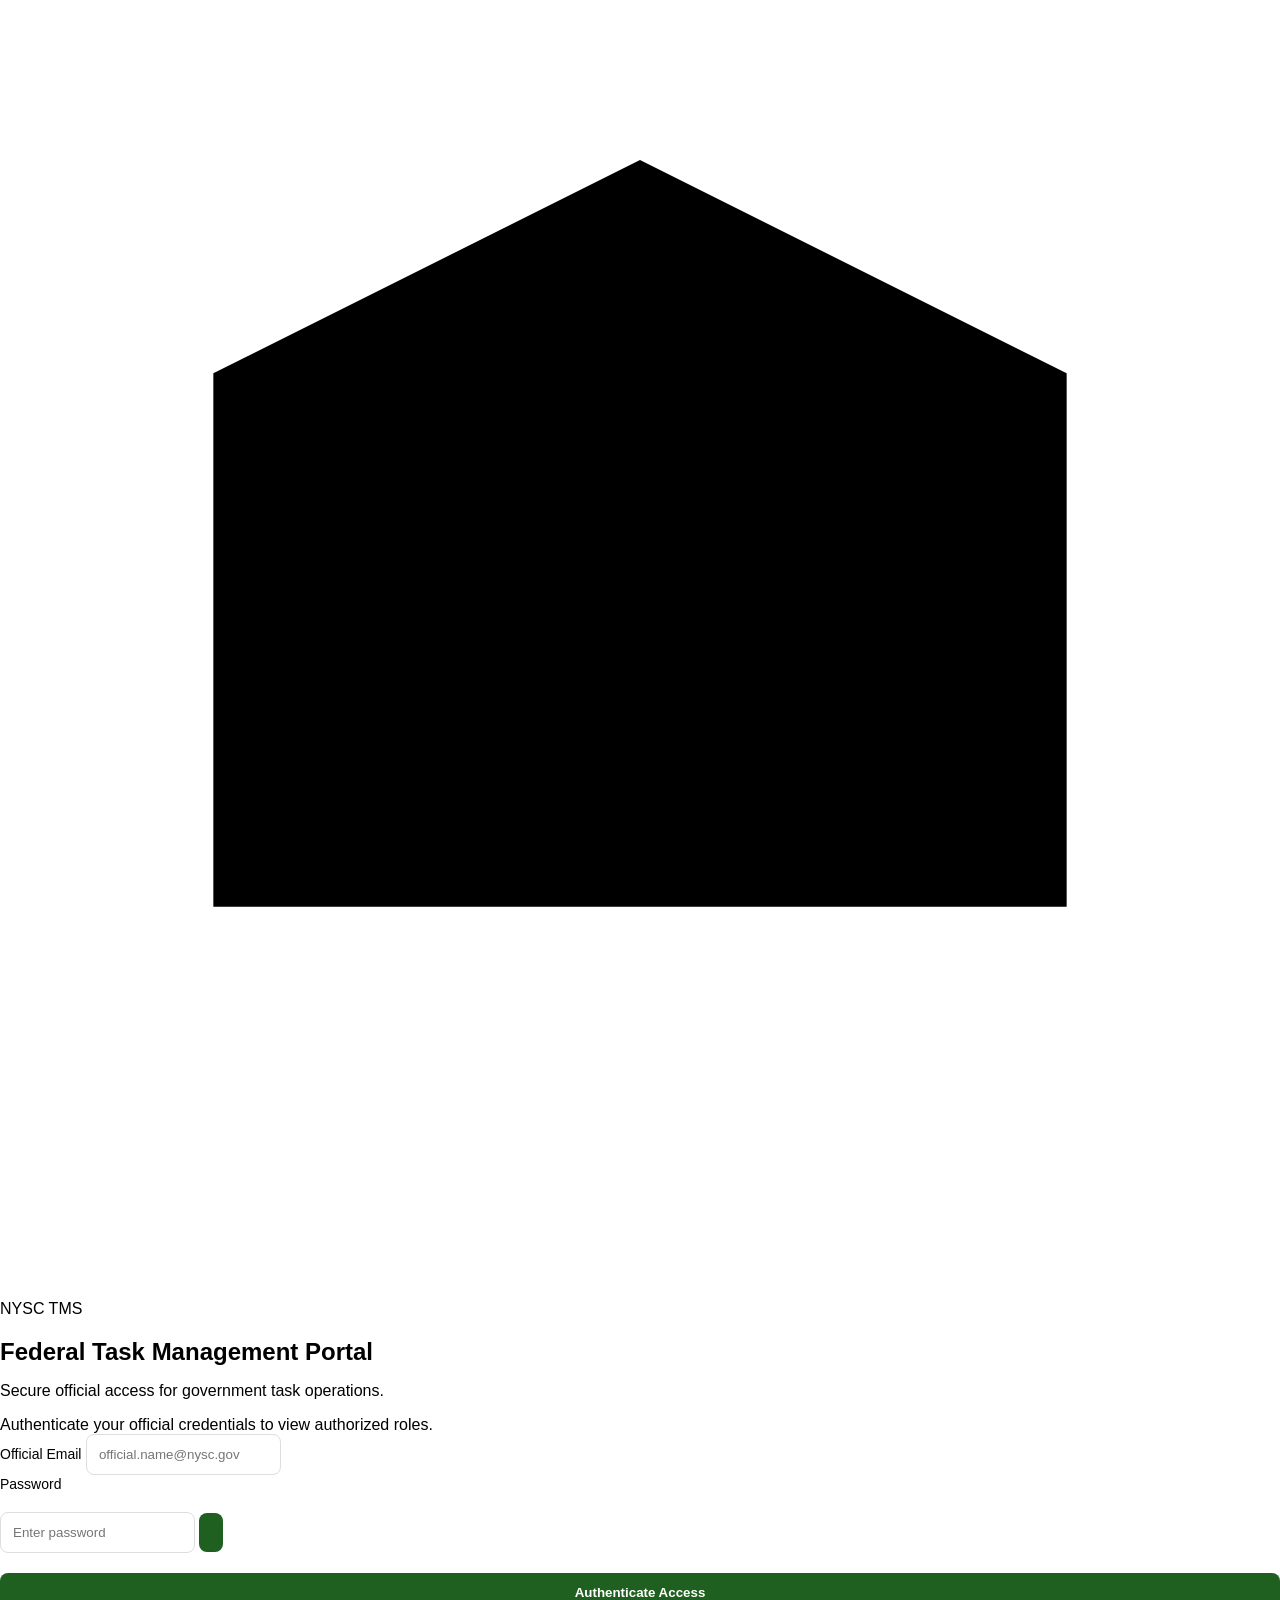
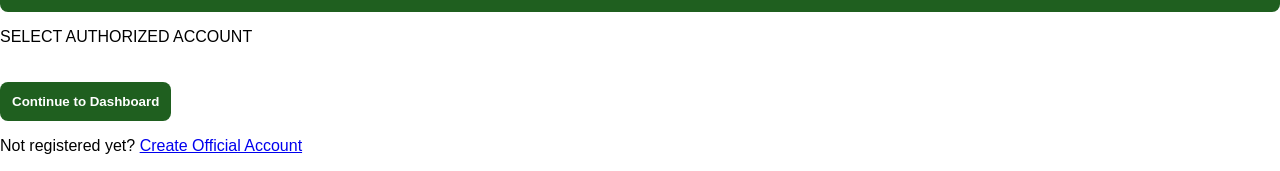
<file: frontend/index.html>
<!DOCTYPE html>
<html lang="en">
<head>
    <meta charset="UTF-8">
    <meta name="viewport" content="width=device-width, initial-scale=1.0">
    <meta http-equiv="refresh" content="0; url=./login.html">
    <title>NYSC TMS</title>
</head>
<body>
    <p>Redirecting to <a href="./login.html">login.html</a>...</p>
</body>
</html>
</file>
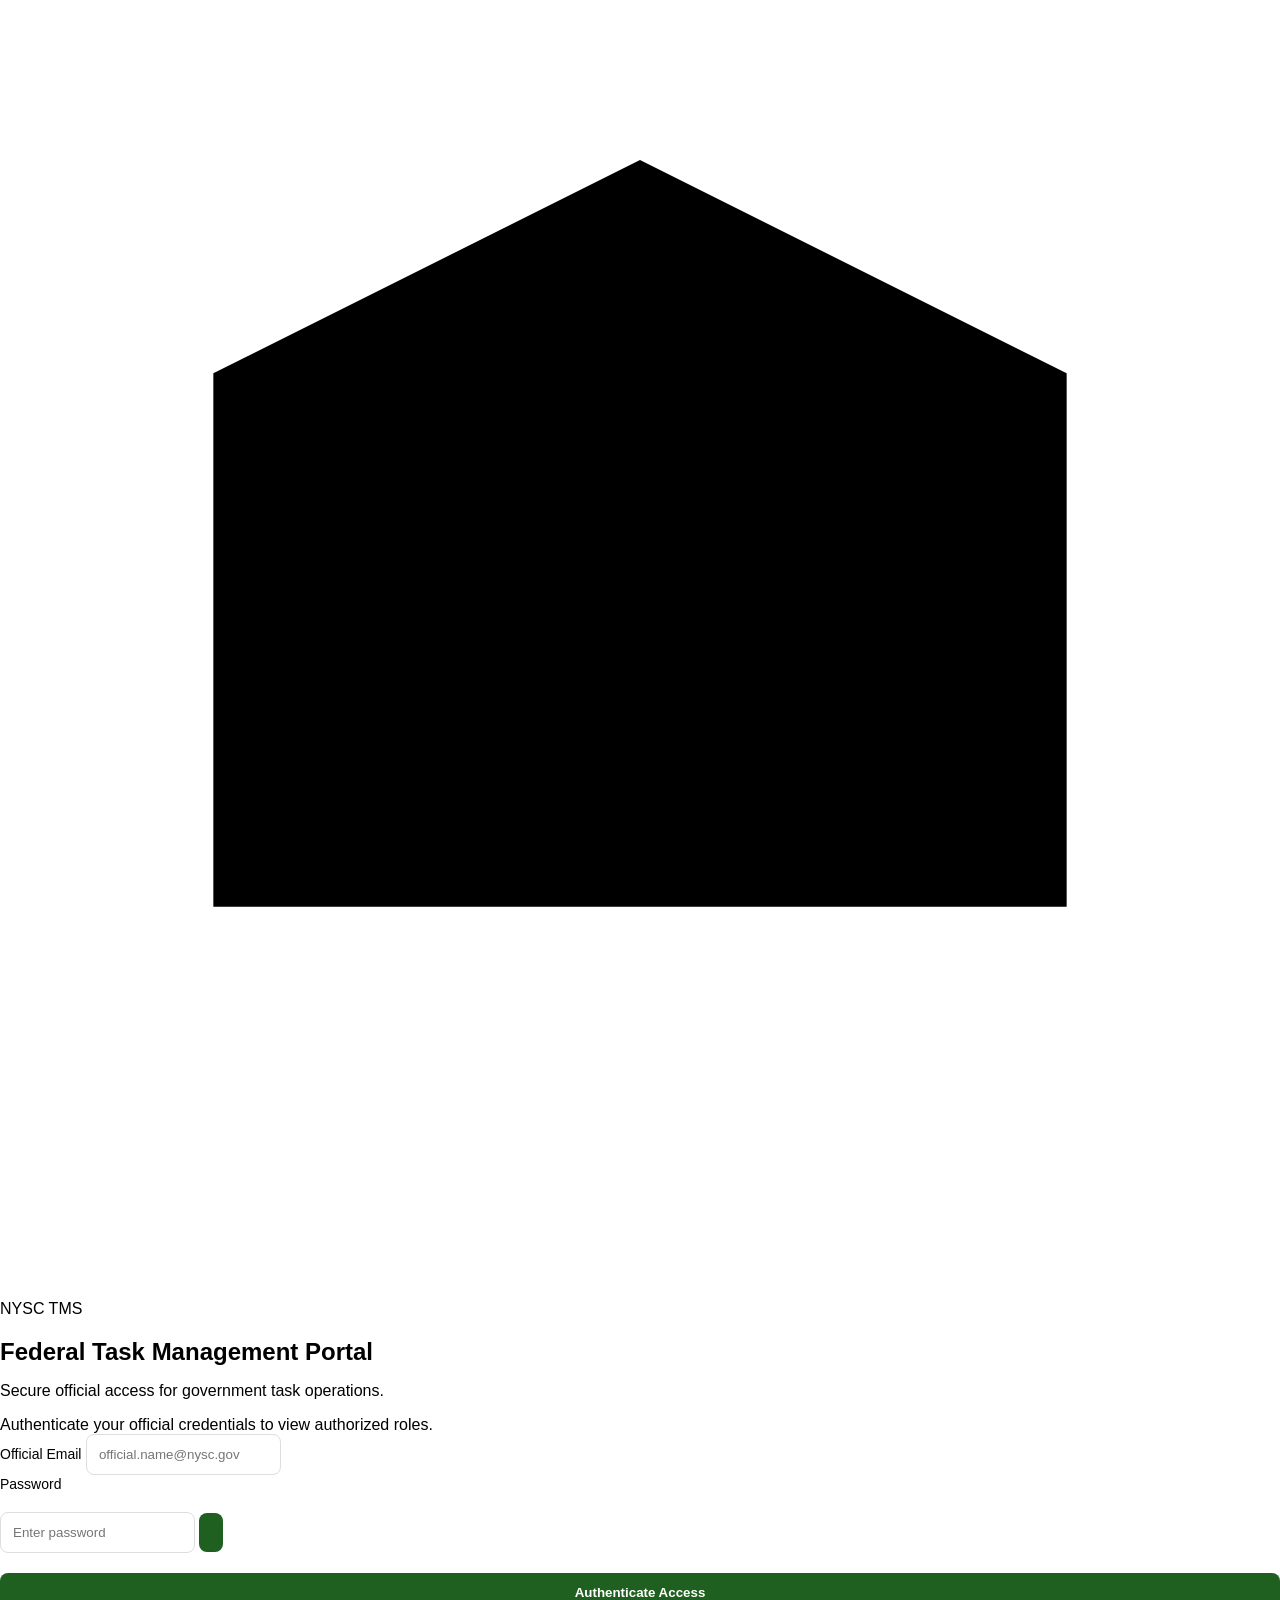
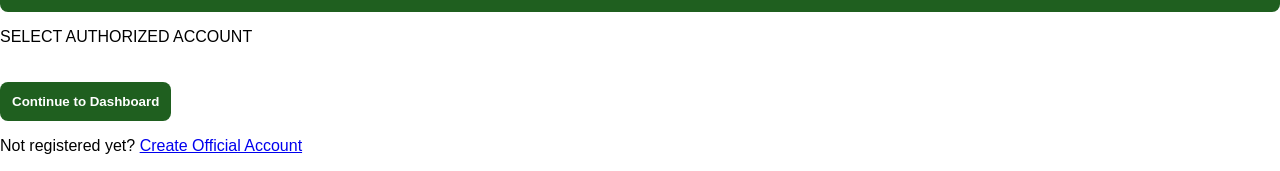
<file: frontend/create-task.html>
<!DOCTYPE html>
<html lang="en">
<head>
<meta charset="UTF-8">
<title>Create Task</title>

<link rel="stylesheet" href="assets/css/base.css">
<link rel="stylesheet" href="assets/css/dashboard.css">
<link rel="stylesheet" href="assets/css/create-task.css">
</head>

<body>

<div class="layout">

    <!-- SIDEBAR -->
    <aside class="sidebar">
        <h2 class="logo">NYSC TMS</h2>

        <ul class="menu">
            <li onclick="goDashboard()">Dashboard</li>
            <li onclick="goTasks()">All Tasks</li>
            <li class="active">Create Task</li>
            <li onclick="goProfile()">Profile</li>
        </ul>

        <div class="user">
            <p id="userName"></p>
            <button onclick="logout()">Logout</button>
        </div>
    </aside>

    <!-- MAIN -->
    <main class="main">

        <div class="topbar">
            <h1>Create New Assignment</h1>
            <div class="top-right">🔔 24 April 2026</div>
        </div>

        <div class="form-card">

            <h2>Assign New Mission</h2>

            <form id="taskForm">

                <label>Task Title</label>
                <input type="text" id="title" required>

                <label>Description</label>
                <textarea id="description" rows="4"></textarea>

                <div class="row">
                    <div>
                        <label>Priority</label>
                        <select id="priority">
                            <option value="LOW">Low</option>
                            <option value="MEDIUM" selected>Medium</option>
                            <option value="HIGH">High</option>
                        </select>
                    </div>

                    <div>
                        <label>Deadline</label>
                        <input type="date" id="deadline">
                    </div>
                </div>

                <label>Assign Assistant Director(s)</label>
                <div id="usersList" class="users"></div>

                <div class="actions">
                    <button type="button" class="cancel" onclick="goTasks()">Cancel</button>
                    <button type="submit" class="submit">Create and Assign</button>
                </div>

            </form>

        </div>

    </main>

</div>

<script src="assets/js/auth.js"></script>
<script src="assets/js/create-task.js"></script>

</body>
</html>
</file>
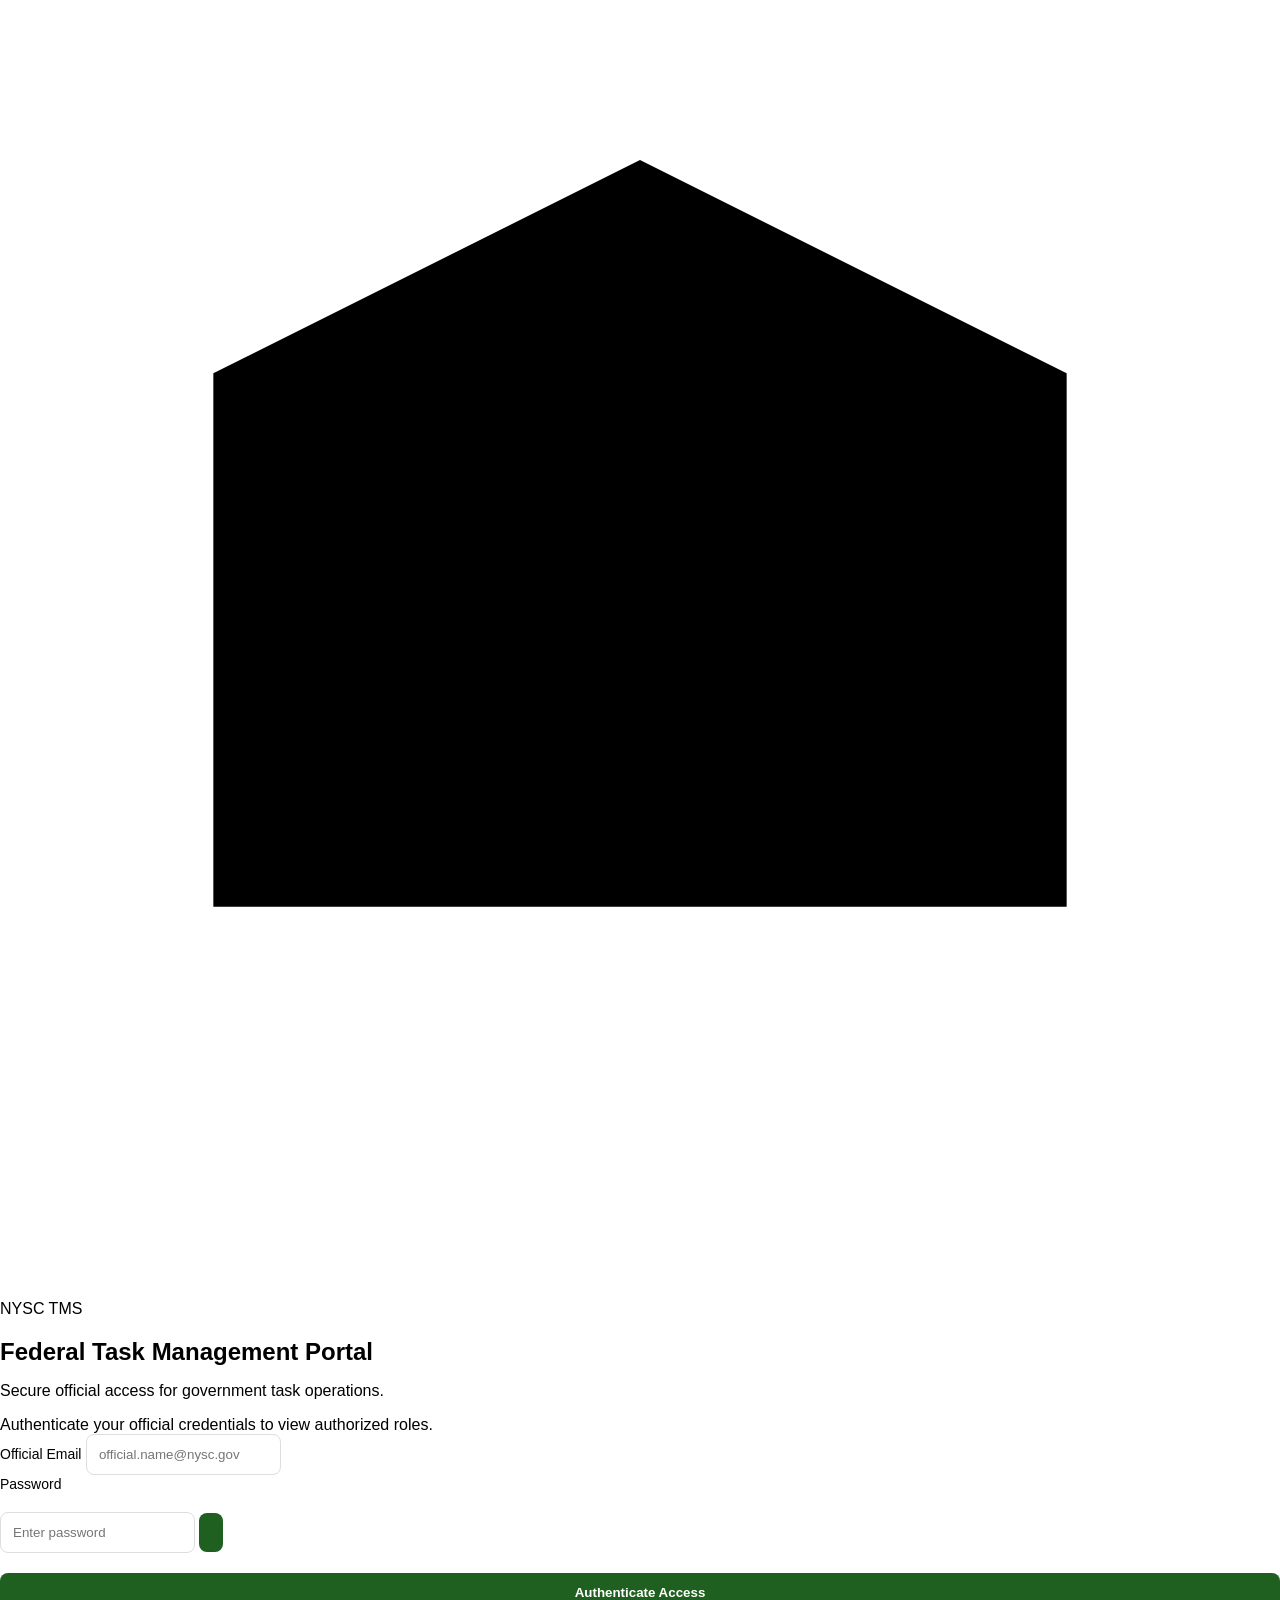
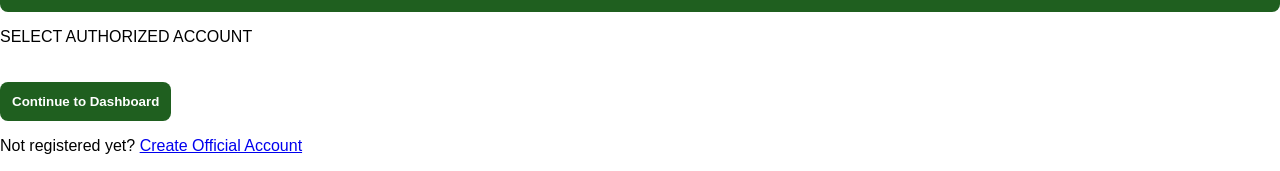
<file: frontend/dashboard.html>
<!DOCTYPE html>
<html lang="en">
<head>
<meta charset="UTF-8">
<title>Dashboard</title>

<link rel="stylesheet" href="./assets/css/base.css">
<link rel="stylesheet" href="./assets/css/dashboard.css">
</head>

<body>

<div class="layout">

    <!-- SIDEBAR -->
    <aside class="sidebar">
        <h2 class="logo">NYSC TMS</h2>

        <ul class="menu">
            <li class="active">Dashboard</li>
            <li onclick="goTasks()">All Tasks</li>
            <li onclick="goCreate()">Create Task</li>
            <li onclick="goProfile()">Profile</li>
        </ul>

        <div class="user">
            <p id="userName"></p>
            <button onclick="logout()">Logout</button>
        </div>
    </aside>

    <main class="main">

    <!-- TOPBAR -->
    <div class="topbar">
        <h1>Dashboard</h1>
        <div class="top-right">
            🔔
            <span class="date">24 April 2026</span>
        </div>
    </div>

    <!-- STATS -->
    <div class="content-grid">

        <!-- LEFT -->
        <div class="left">

            <div class="stats">

                <div class="card">
                    <div class="icon blue">📋</div>
                    <div>
                        <p>Total Tasks</p>
                        <h2 id="total">0</h2>
                    </div>
                </div>

                <div class="card">
                    <div class="icon yellow">⏱</div>
                    <div>
                        <p>Pending</p>
                        <h2 id="pending">0</h2>
                    </div>
                </div>

                <div class="card">
                    <div class="icon purple">🔄</div>
                    <div>
                        <p>In Progress</p>
                        <h2 id="progress">0</h2>
                    </div>
                </div>

                <div class="card">
                    <div class="icon green">✅</div>
                    <div>
                        <p>Completed</p>
                        <h2 id="completed">0</h2>
                    </div>
                </div>

            </div>

            <!-- TABLE -->
            <div class="table-section">
                <div class="table-header">
                    <h3>Recently Created Tasks</h3>
                    <span onclick="goTasks()">View All</span>
                </div>

                <table>
                    <thead>
                        <tr>
                            <th>Task Detail</th>
                            <th>Status</th>
                            <th>Deadline</th>
                        </tr>
                    </thead>
                    <tbody id="taskBody"></tbody>
                </table>
            </div>

        </div>

        <!-- RIGHT PANEL -->
        <div class="right">

            <div class="widget">
                <button onclick="goCreate()">+ New Task</button>
            </div>

            <div class="widget">
                <h4>Top Assistant Directors</h4>
                <p>No data yet</p>
            </div>

        </div>

    </div>

</main>
</div>

<script src="./assets/js/auth.js"></script>
<script src="./assets/js/dashboard.js"></script>

</body>
</html>
</file>
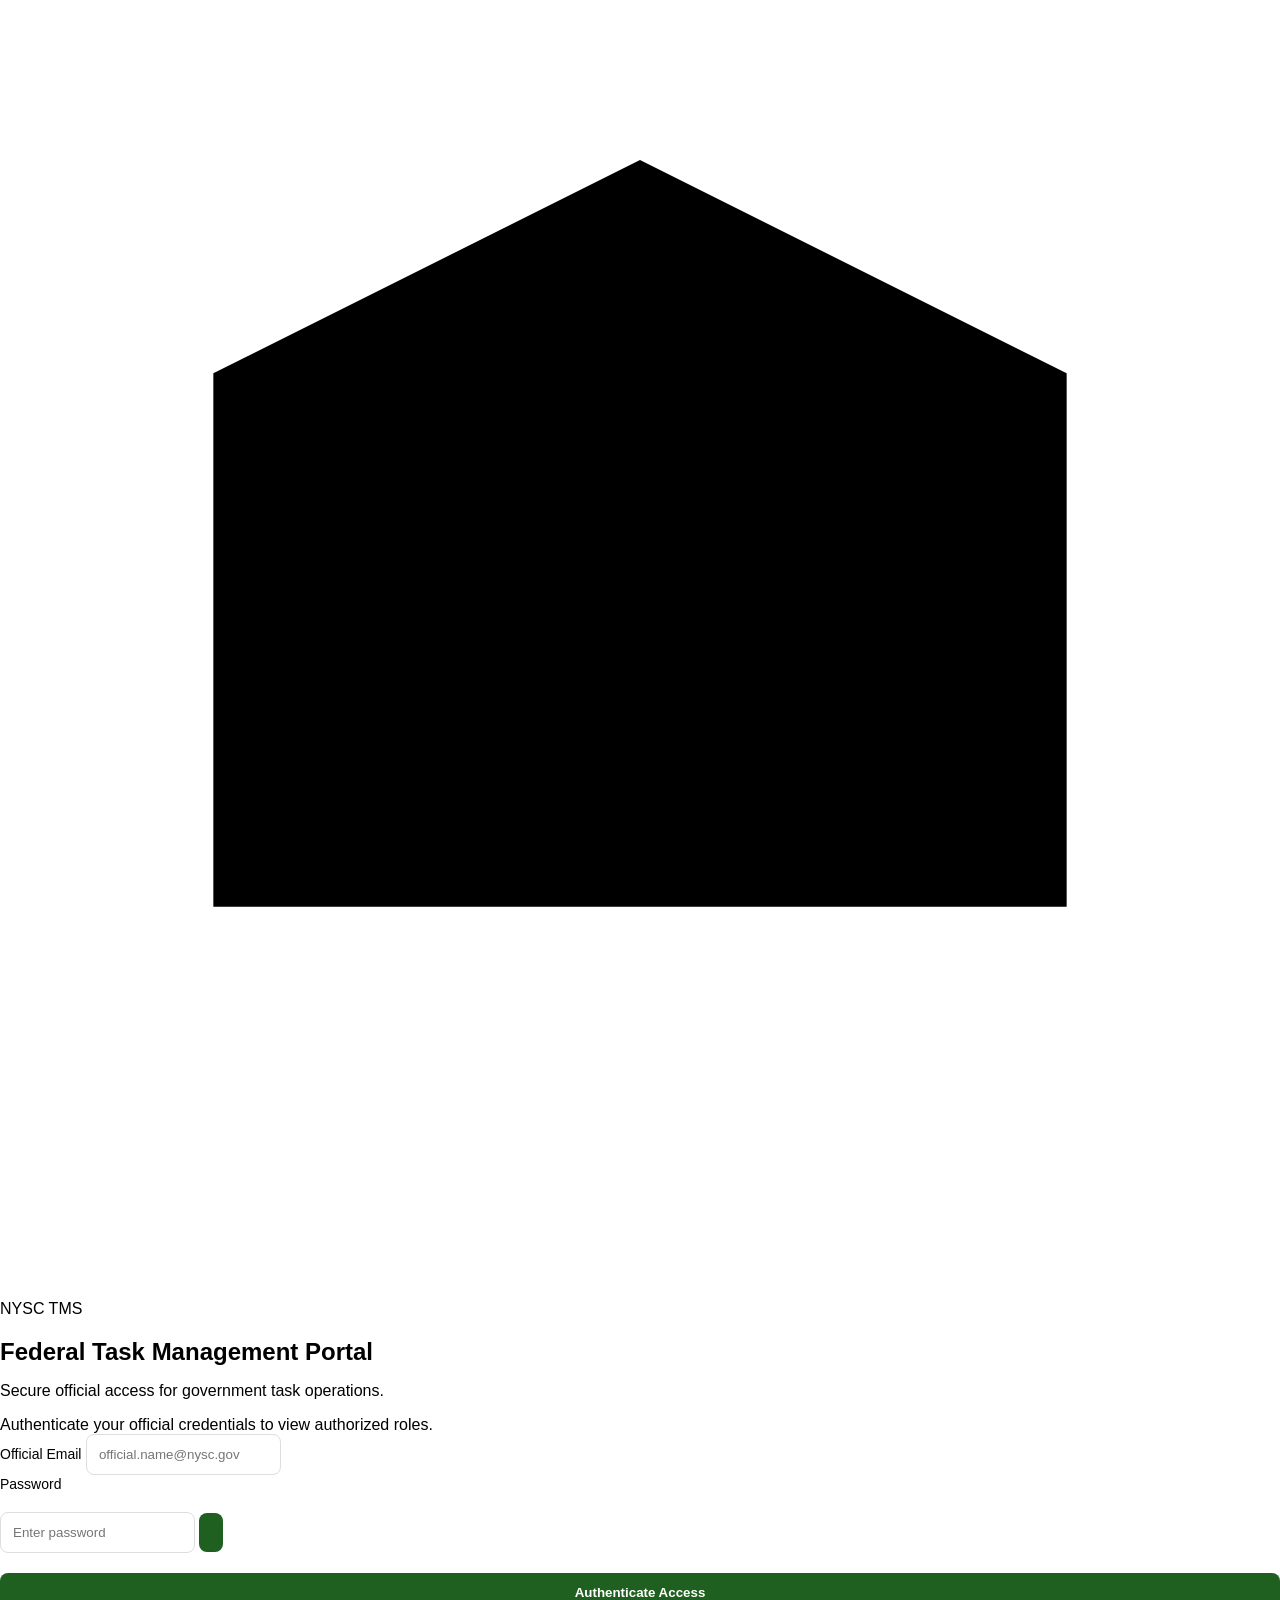
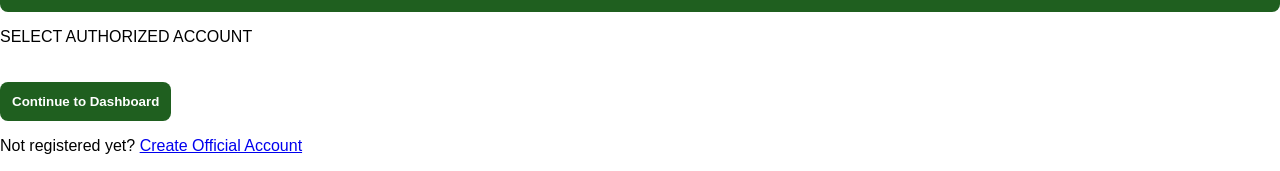
<file: frontend/login.html>
<!DOCTYPE html>
<html lang="en">
<head>
    <meta charset="UTF-8">
    <meta name="viewport" content="width=device-width, initial-scale=1.0">
    <title>NYSC TMS | Federal Task Management Portal</title>

    <link rel="stylesheet" href="./assets/css/base.css">
    <link rel="stylesheet" href="./assets/css/login.css">
</head>
<body class="login-page">
    <main class="portal-shell">
        <section class="portal-card" aria-labelledby="portalTitle">
            <div class="portal-mark" aria-hidden="true">
                <svg viewBox="0 0 24 24" focusable="false" aria-hidden="true">
                    <path d="M12 3l8 4v10H4V7l8-4Z"></path>
                    <path d="M6 7h12"></path>
                    <path d="M7 10h10"></path>
                    <path d="M8 13h8"></path>
                    <path d="M9 16h6"></path>
                </svg>
            </div>

            <header class="portal-header">
                <p class="portal-kicker">NYSC TMS</p>
                <h1 id="portalTitle">Federal Task Management Portal</h1>
                <p class="portal-subtitle">Secure official access for government task operations.</p>
            </header>

            <div id="statusMessage" class="status-banner" role="status" aria-live="polite">
                Authenticate with your official email and password to continue.
            </div>

            <form id="loginForm" class="portal-form" novalidate>
                <div class="field-group">
                    <label for="email">Official Email</label>
                    <input
                        type="email"
                        id="email"
                        name="email"
                        autocomplete="username"
                        inputmode="email"
                        placeholder="official.name@nysc.gov"
                        required
                    >
                </div>

                <div class="field-group">
                    <label for="password">Password</label>
                    <div class="password-field">
                        <input
                            type="password"
                            id="password"
                            name="password"
                            autocomplete="current-password"
                            placeholder="Enter password"
                            required
                        >
                        <button
                            type="button"
                            id="togglePassword"
                            class="icon-button"
                            aria-label="Show password"
                            aria-pressed="false"
                        ></button>
                    </div>
                </div>

                <button type="submit" id="authenticateBtn" class="primary-btn">
                    Authenticate Access
                </button>
            </form>

            <section id="roleSection" class="role-section" aria-hidden="true">
                <div class="role-section__divider" aria-hidden="true"></div>

                <div class="role-section__header">
                    <p class="section-kicker">SELECT AUTHORIZED ACCOUNT</p>
                    <p id="authorizedUserSummary" class="role-summary"></p>
                </div>

                <div id="roleGrid" class="role-grid" role="radiogroup" aria-label="Authorized roles"></div>

                <button type="button" id="continueBtn" class="continue-btn" disabled>
                    Continue to Dashboard
                </button>
            </section>

            <p class="auth-switch">
                Not registered yet?
                <a href="./signup.html">Create Official Account</a>
            </p>
        </section>
    </main>

    <script src="./assets/js/auth.js"></script>
</body>
</html>
</file>
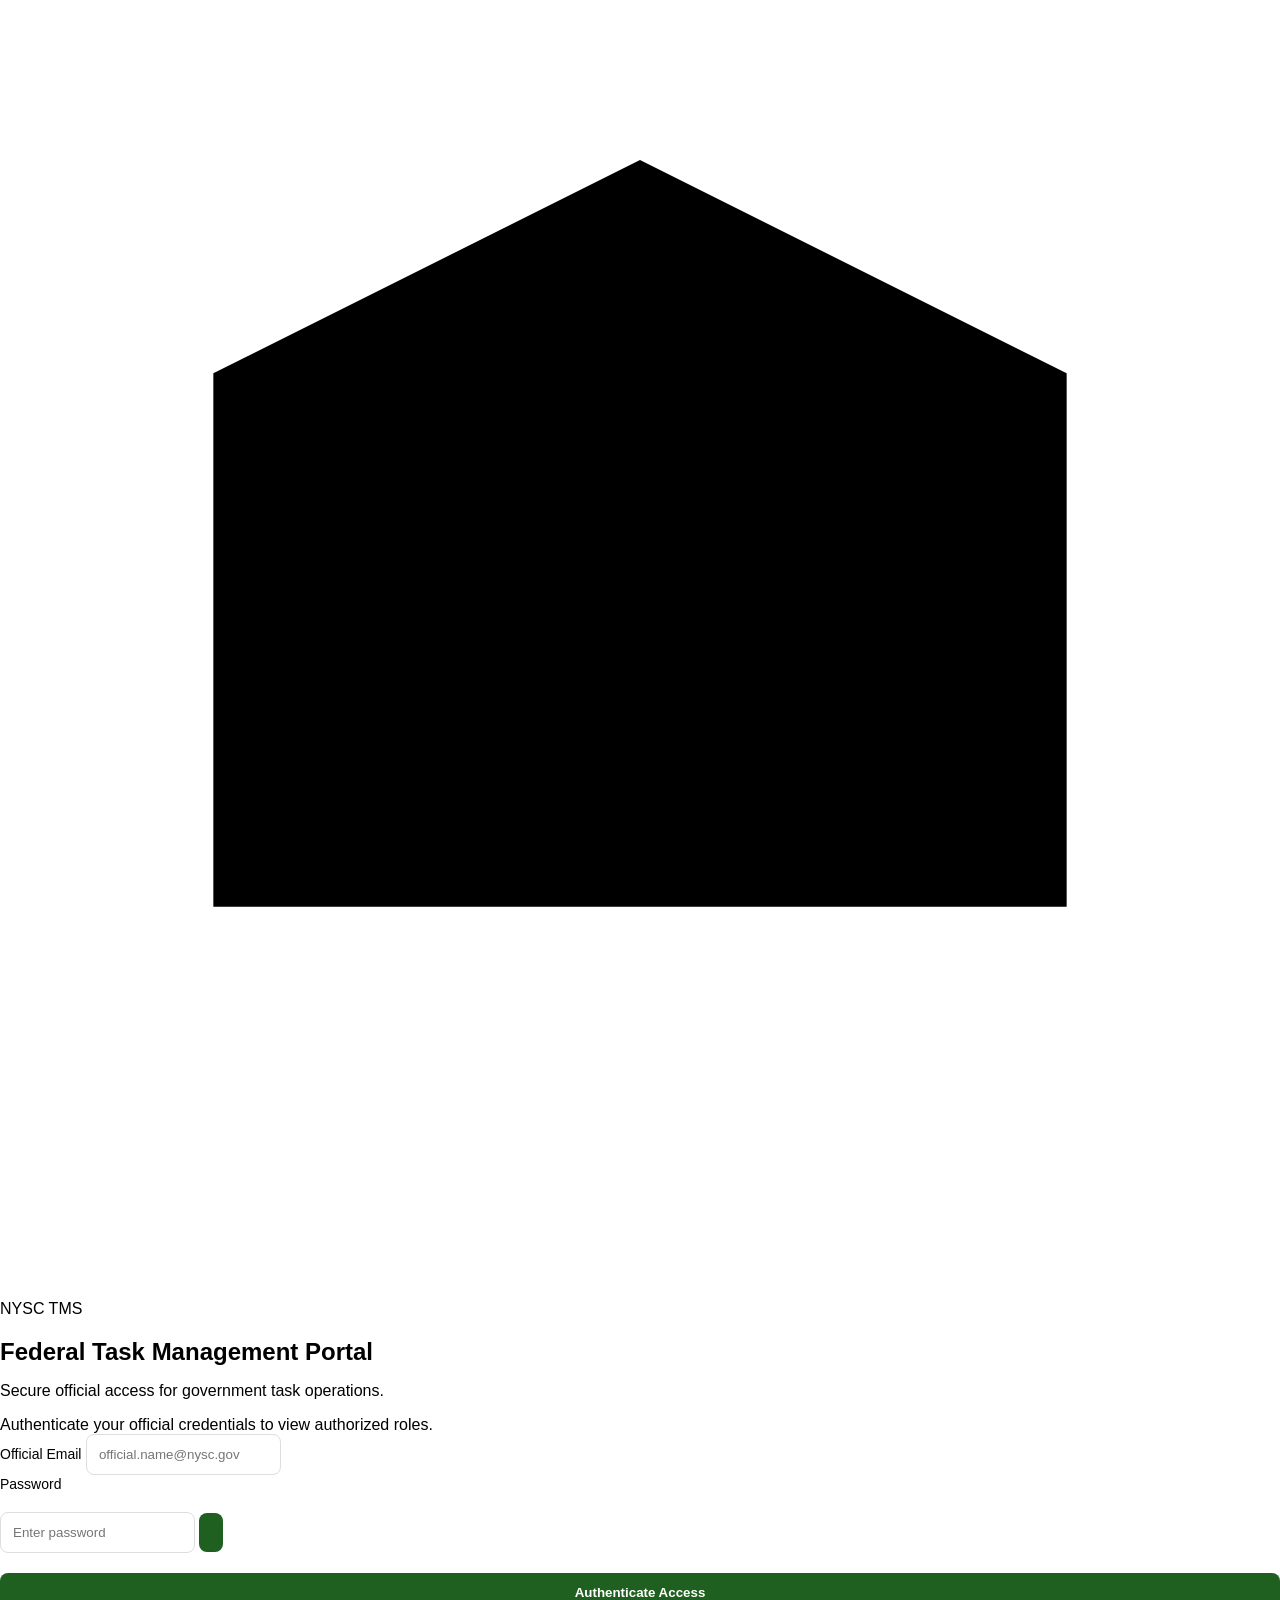
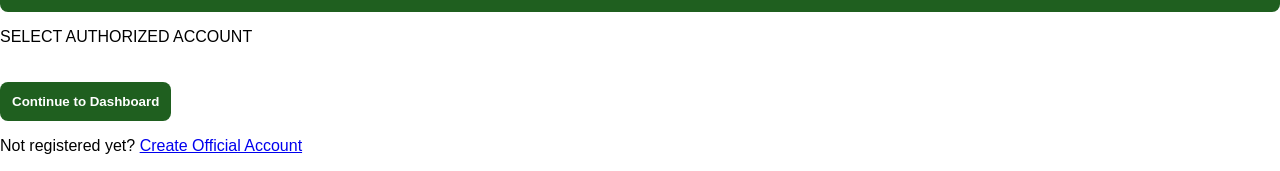
<file: frontend/profile.html>
<!DOCTYPE html>
<html lang="en">
<head>
<meta charset="UTF-8">
<title>Profile</title>

<link rel="stylesheet" href="./assets/css/base.css">
<link rel="stylesheet" href="./assets/css/dashboard.css">
<link rel="stylesheet" href="./assets/css/profile.css">
</head>

<body>

<div class="layout">

    <!-- SIDEBAR -->
    <aside class="sidebar">
        <h2 class="logo">NYSC TMS</h2>

        <ul class="menu">
            <li onclick="goDashboard()">Dashboard</li>
            <li onclick="goTasks()">All Tasks</li>
            <li onclick="goCreate()">Create Task</li>
            <li class="active">Official Profile</li>
        </ul>

        <div class="user">
            <p id="userName"></p>
            <button onclick="logout()">Logout</button>
        </div>
    </aside>

    <!-- MAIN -->
    <main class="main">

        <div class="topbar">
            <h1>PROFILE</h1>
        </div>

        <!-- HEADER CARD -->
        <div class="profile-header">
            <div class="avatar">
                <span id="avatarLetter">U</span>
            </div>

            <h2 id="name">User Name</h2>
            <p id="role">Official Role</p>
        </div>

        <!-- CONTENT -->
        <div class="profile-grid">

            <!-- LEFT FORM -->
            <div class="profile-form">

                <h3>User Profile Form</h3>

                <div class="form-grid">
                    <div>
                        <label>Official Name</label>
                        <input type="text" id="editName">
                    </div>

                    <div>
                        <label>District Office</label>
                        <input type="text" id="district">
                    </div>

                    <div>
                        <label>Email (immutable)</label>
                        <input type="text" id="email" disabled>
                    </div>

                    <div>
                        <label>Position Level</label>
                        <input type="text" id="roleText" disabled>
                    </div>
                </div>

                <button class="update-btn" onclick="updateProfile()">
                    Update Profile Data
                </button>

            </div>

            <!-- RIGHT CARD -->
            <div class="profile-id">

                <div class="id-box">
                    <p>EMPLOYEE UID</p>
                    <h2 id="userId">#000000</h2>
                    <small>System Role Authenticated</small>
                </div>

            </div>

        </div>

    </main>

</div>

<script src="./assets/js/auth.js"></script>
<script src="./assets/js/profile.js"></script>

</body>
</html>
</file>
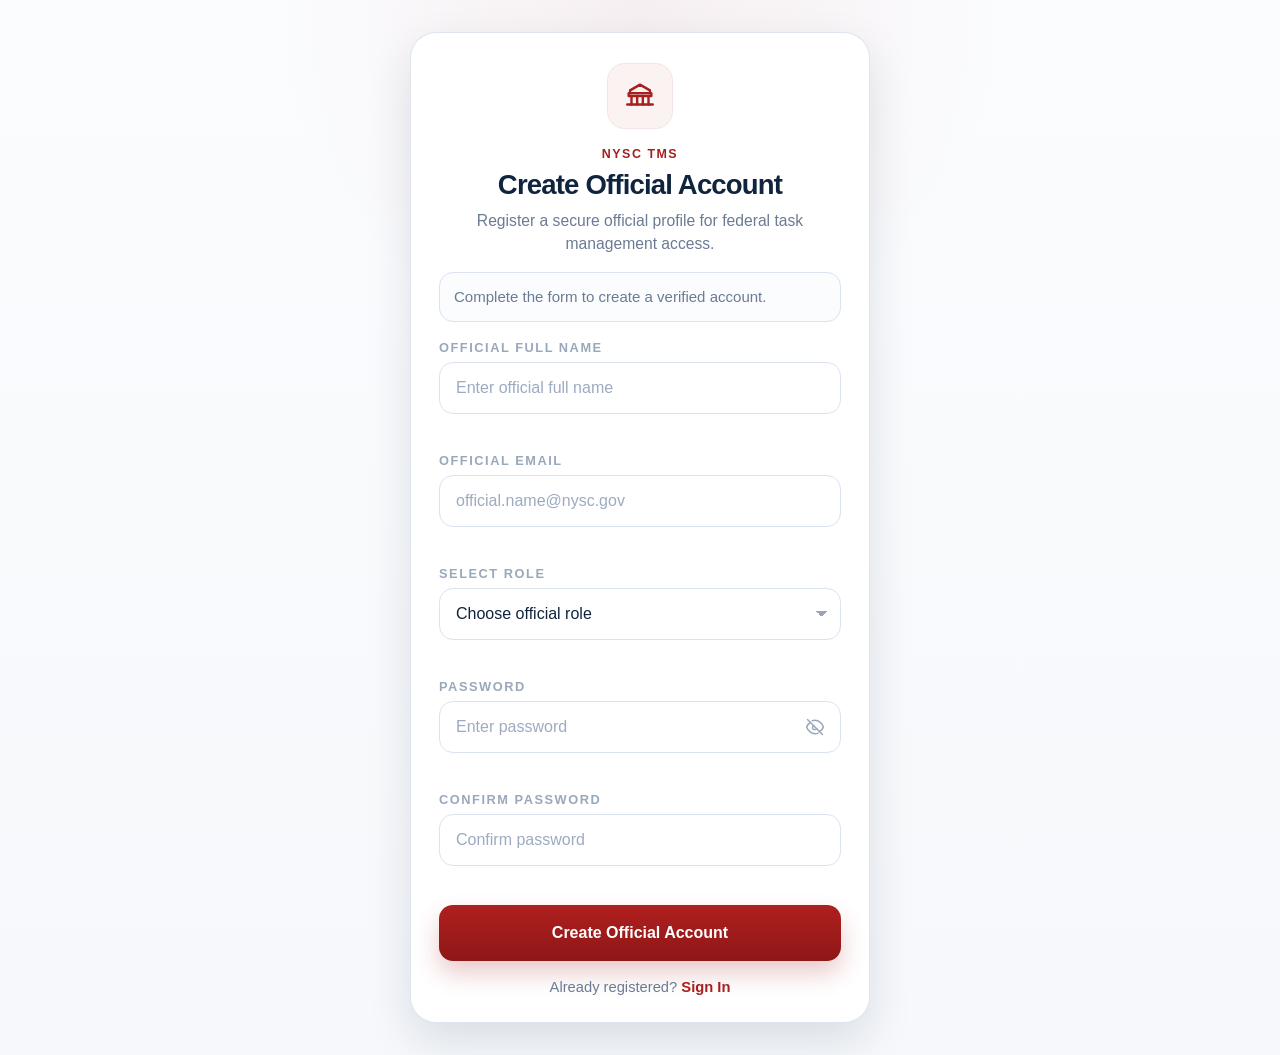
<file: frontend/signup.html>
<!DOCTYPE html>
<html lang="en">
<head>
    <meta charset="UTF-8">
    <meta name="viewport" content="width=device-width, initial-scale=1.0">
    <title>NYSC TMS | Create Official Account</title>

    <link rel="stylesheet" href="./assets/css/base.css">
    <link rel="stylesheet" href="./assets/css/signup.css">
</head>
<body class="signup-page">
    <main class="signup-shell">
        <section class="signup-card" aria-labelledby="signupHeading">
            <div class="card-mark" aria-hidden="true">
                <svg viewBox="0 0 24 24" focusable="false" aria-hidden="true">
                    <path d="M4 10h16v2H4z"></path>
                    <path d="M5 10V8l7-4 7 4v2"></path>
                    <path d="M6 12v6"></path>
                    <path d="M10 12v6"></path>
                    <path d="M14 12v6"></path>
                    <path d="M18 12v6"></path>
                    <path d="M3 18h18"></path>
                </svg>
            </div>

            <header class="card-header">
                <p class="card-brand">NYSC TMS</p>
                <h1 id="signupHeading">Create Official Account</h1>
                <p class="card-subtitle">Register a secure official profile for federal task management access.</p>
            </header>

            <div id="signupStatus" class="status-banner" role="status" aria-live="polite">
                Complete the form to create a verified account.
            </div>

            <form id="signupForm" class="signup-form" novalidate>
                <div class="field-group">
                    <label for="name">Official Full Name</label>
                    <input
                        type="text"
                        id="name"
                        name="name"
                        autocomplete="name"
                        placeholder="Enter official full name"
                        required
                    >
                    <span class="field-error" id="nameError" aria-live="polite"></span>
                </div>

                <div class="field-group">
                    <label for="email">Official Email</label>
                    <input
                        type="email"
                        id="email"
                        name="email"
                        autocomplete="email"
                        inputmode="email"
                        placeholder="official.name@nysc.gov"
                        required
                    >
                    <span class="field-error" id="emailError" aria-live="polite"></span>
                </div>

                <div class="field-group">
                    <label for="role">Select Role</label>
                    <select id="role" name="role" required>
                        <option value="">Choose official role</option>
                        <option value="1">Chairman</option>
                        <option value="2">Director</option>
                        <option value="3">Deputy Director</option>
                        <option value="4">Assistant Director</option>
                    </select>
                    <span class="field-error" id="roleError" aria-live="polite"></span>
                </div>

                <div class="field-group">
                    <label for="password">Password</label>
                    <div class="password-field">
                        <input
                            type="password"
                            id="password"
                            name="password"
                            autocomplete="new-password"
                            placeholder="Enter password"
                            required
                        >
                        <button type="button" id="togglePassword" class="icon-button" aria-label="Show password" aria-pressed="false"></button>
                    </div>
                    <span class="field-error" id="passwordError" aria-live="polite"></span>
                </div>

                <div class="field-group">
                    <label for="confirmPassword">Confirm Password</label>
                    <div class="password-field">
                        <input
                            type="password"
                            id="confirmPassword"
                            name="confirmPassword"
                            autocomplete="new-password"
                            placeholder="Confirm password"
                            required
                        >
                    </div>
                    <span class="field-error" id="confirmPasswordError" aria-live="polite"></span>
                </div>

                <button type="submit" id="signupBtn" class="primary-btn">Create Official Account</button>
            </form>

            <p class="auth-switch">
                Already registered?
                <a href="./login.html">Sign In</a>
            </p>
        </section>
    </main>

    <script src="./assets/js/signup.js"></script>
</body>
</html>
</file>
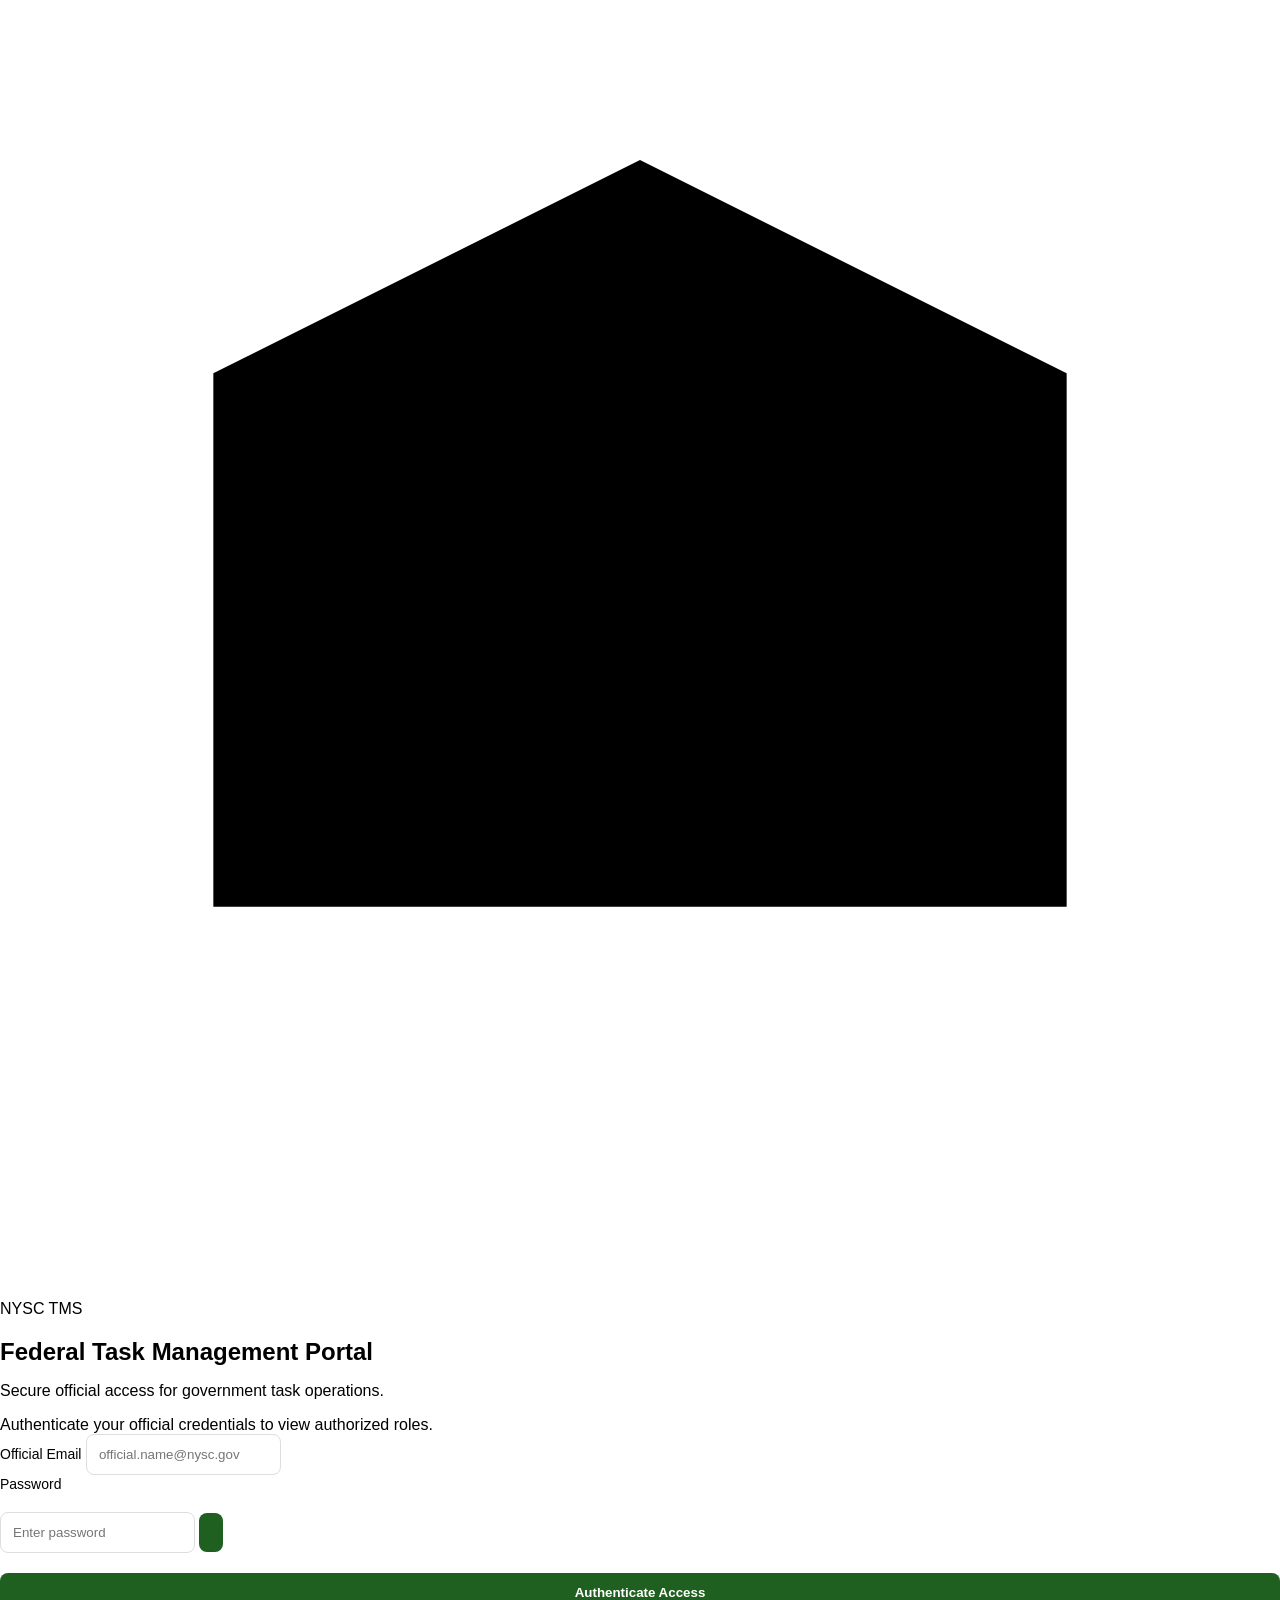
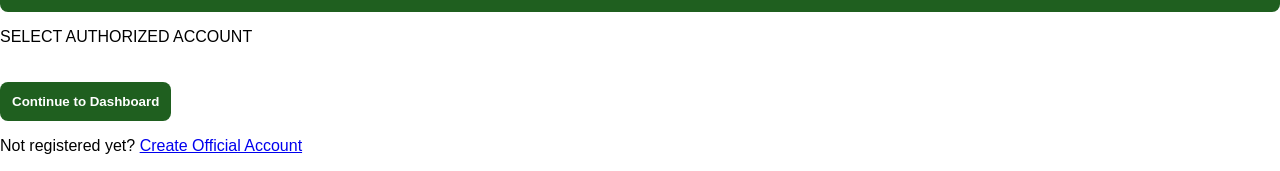
<file: frontend/task-detail.html>
<!DOCTYPE html>
<html lang="en">
<head>
    <meta charset="UTF-8">
    <meta http-equiv="X-UA-Compatible" content="IE=edge">
    <meta name="viewport" content="width=device-width, initial-scale=1.0">
    <title>Task Details</title>
    <link rel="stylesheet" href="assets/css/base.css">
    <link rel="stylesheet" href="assets/css/task-detail.css">
</head>
<body>
    <header class="header">
        <div class="container">
            <h1>Task Details</h1>
            <button id="logoutBtn" class="logout-btn">Logout</button>
        </div>
    </header>

    <main class="main-content">
        <section class="task-summary">
            <div class="summary-card">
                <h2 id="taskTitle">Title</h2>
                <p id="taskDescription" class="task-description">Description</p>
                <div class="task-meta">
                    <div class="meta-item">
                        <span class="meta-label">Status</span>
                        <span id="taskStatus" class="meta-value">-</span>
                    </div>
                    <div class="meta-item">
                        <span class="meta-label">Priority</span>
                        <span id="taskPriority" class="meta-value">-</span>
                    </div>
                    <div class="meta-item">
                        <span class="meta-label">Deadline</span>
                        <span id="taskDeadline" class="meta-value">-</span>
                    </div>
                </div>
            </div>
        </section>

        <section class="comments-section">
            <div class="section-header">
                <h3>Comments</h3>
            </div>
            <ul id="commentsList" class="comments-list">
                <!-- Comments will be rendered here -->
            </ul>
        </section>

        <section class="comment-form-section">
            <label class="comment-label" for="commentInput">Add Comment</label>
            <textarea id="commentInput" class="comment-input" rows="4" placeholder="Write your comment..."></textarea>
            <button id="addCommentBtn" class="primary-btn" type="button">Add Comment</button>
        </section>
    </main>

    <script src="assets/js/auth.js"></script>
    <script src="assets/js/task-detail.js"></script>
</body>
</html>
</file>
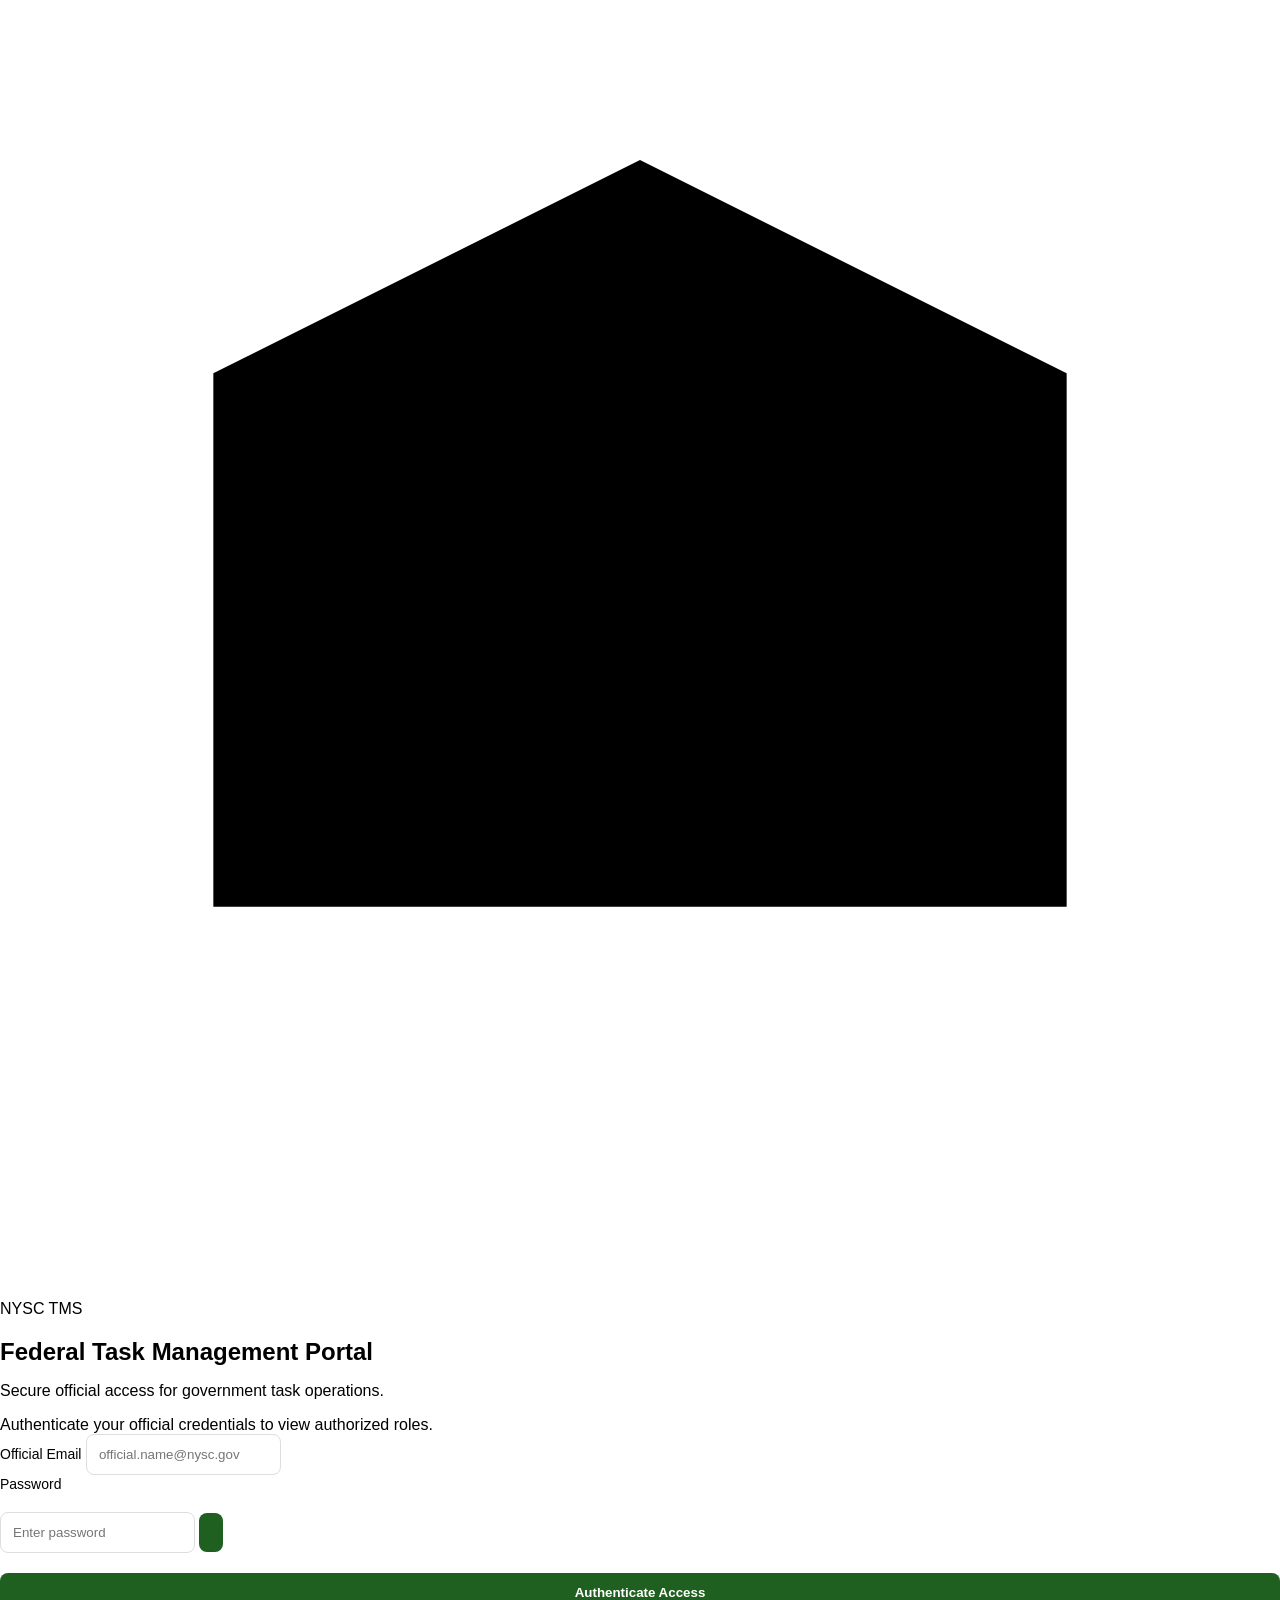
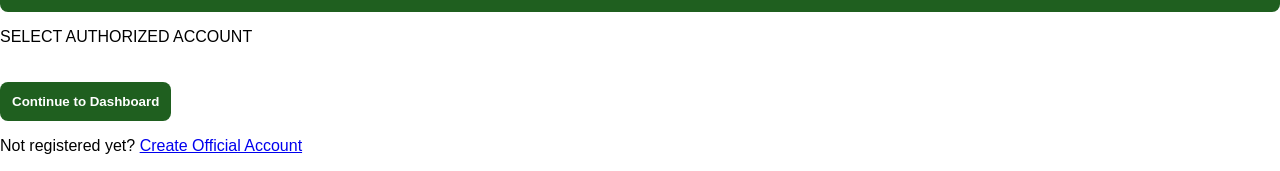
<file: frontend/tasks.html>
<!DOCTYPE html>
<html lang="en">
<head>
<meta charset="UTF-8">
<title>Task Directory</title>

<link rel="stylesheet" href="assets/css/base.css">
<link rel="stylesheet" href="assets/css/dashboard.css">
<link rel="stylesheet" href="assets/css/tasks.css">
</head>

<body>

<div class="layout">

    <!-- SIDEBAR (same as dashboard) -->
    <aside class="sidebar">
        <h2 class="logo">NYSC TMS</h2>

        <ul class="menu">
            <li onclick="goDashboard()">Dashboard</li>
            <li class="active">All Tasks</li>
            <li onclick="goCreate()">Create Task</li>
            <li onclick="goProfile()">Profile</li>
        </ul>

        <div class="user">
            <p id="userName"></p>
            <button onclick="logout()">Logout</button>
        </div>
    </aside>

    <!-- MAIN -->
    <main class="main">

        <div class="topbar">
            <h1>Task Directory</h1>
            <div class="top-right">🔔 24 April 2026</div>
        </div>

        <!-- SEARCH + FILTER -->
        <div class="task-controls">

            <input type="text" id="search" placeholder="Search task name or assignee...">

            <select id="statusFilter">
                <option value="ALL">All Statuses</option>
                <option value="PENDING">Pending</option>
                <option value="IN_PROGRESS">In Progress</option>
                <option value="COMPLETED">Completed</option>
            </select>

        </div>

        <!-- TABLE -->
        <div class="table-section">
            <table>
                <thead>
                    <tr>
                        <th>Title</th>
                        <th>Assigned To</th>
                        <th>Priority</th>
                        <th>Deadline</th>
                        <th>Status</th>
                    </tr>
                </thead>
                <tbody id="taskBody"></tbody>
            </table>
        </div>

    </main>

</div>

<script src="assets/js/auth.js"></script>
<script src="assets/js/tasks.js"></script>

</body>
</html>
</file>
<file: frontend/assets/css/base.css>
body {
    margin: 0;
    font-family: Arial, sans-serif;
}
</file>
<file: frontend/assets/css/dashboard.css>
/* RESET */
body {
    margin: 0;
    font-family: "Inter", sans-serif;
    background: #f5f7fb;
}

/* LAYOUT */
.layout {
    display: flex;
}


/* SIDEBAR FIX */
.sidebar {
    width: 260px;
    height: 100vh;
    background: linear-gradient(180deg, #1e6b2c, #174d20);
    color: white;
    padding: 25px 20px;

    display: flex;
    flex-direction: column;
}

/* MENU takes space */
.menu {
    list-style: none;
    padding: 0;
    flex: 1;   /* 🔥 pushes user section down */
}

/* USER SECTION FIX */
.user {
    margin-top: auto;  /* 🔥 sticks to bottom */
}

.user p {
    margin-bottom: 10px;
    font-weight: 500;
}

.user button {
    width: 100%;
    padding: 12px;
    border-radius: 10px;
    border: none;
    background: linear-gradient(135deg, #3b82f6, #2563eb);
    color: white;
    cursor: pointer;
    font-weight: 600;
    transition: 0.2s;
}

.user button:hover {
    transform: translateY(-2px);
}

.logo {
    font-size: 20px;
    font-weight: 600;
    margin-bottom: 30px;
}

/* MENU STYLE IMPROVE */
.menu li {
    padding: 14px 18px;
    margin-bottom: 12px;
    border-radius: 12px;
    cursor: pointer;
    transition: 0.25s;
    font-weight: 500;
}

.menu li:hover {
    background: rgba(255,255,255,0.12);
}

.menu .active {
    background: rgba(255,255,255,0.2);
    box-shadow: inset 3px 0 0 #facc15;
}


/* MAIN */
.main {
    flex: 1;
    padding: 30px;
}

/* TOPBAR */
.topbar h1 {
    font-size: 26px;
    margin-bottom: 20px;
}

/* STATS */
.stats {
    display: grid;
    grid-template-columns: repeat(4, 1fr);
    gap: 20px;
}

.card {
    background: white;
    padding: 22px;
    border-radius: 16px;
    box-shadow: 0 15px 30px rgba(0,0,0,0.06);
    transition: 0.25s;
}

.card:hover {
    transform: translateY(-5px) scale(1.01);
}

/* COLOR BORDERS */
.card.blue { border-bottom: 4px solid #3b82f6; }
.card.yellow { border-bottom: 4px solid #f59e0b; }
.card.purple { border-bottom: 4px solid #8b5cf6; }
.card.green { border-bottom: 4px solid #22c55e; }

/* TABLE SECTION */
.table-section {
    margin-top: 30px;
    background: white;
    border-radius: 16px;
    padding: 20px;
    box-shadow: 0 15px 30px rgba(0,0,0,0.05);
}



.table-header {
    display: flex;
    justify-content: space-between;
    margin-bottom: 15px;
}

.table-header h3 {
    margin: 0;
}

.table-header span {
    color: #3b82f6;
    cursor: pointer;
    font-size: 14px;
}

/* TABLE */
table {
    width: 100%;
    border-collapse: collapse;
}

th {
    text-align: left;
    font-size: 13px;
    color: #777;
    padding-bottom: 10px;
}

td {
    padding: 14px 0;
    border-top: 1px solid #eee;
    font-size: 14px;
}

/* ROW HOVER */
tr {
    cursor: pointer;
    transition: 0.2s;
}

tr:hover {
    background: #f9fafc;
}

/* STATUS STYLE */
td:nth-child(2) {
    font-weight: 600;
    color: #f59e0b;
}


.content-grid {
    display: grid;
    grid-template-columns: 3fr 1fr;
    gap: 25px;
}

.left {
    display: flex;
    flex-direction: column;
}

.right {
    display: flex;
    flex-direction: column;
    gap: 20px;
}

.topbar {
    display: flex;
    justify-content: space-between;
    align-items: center;
    margin-bottom: 20px;
}

.top-right {
    display: flex;
    gap: 15px;
    align-items: center;
    color: #555;
}

.card {
    display: flex;
    align-items: center;
    gap: 15px;
}

.icon {
    width: 50px;
    height: 50px;
    border-radius: 12px;
    display: flex;
    align-items: center;
    justify-content: center;
    font-size: 22px;
}

.icon.blue { background: #dbeafe; }
.icon.yellow { background: #fef3c7; }
.icon.purple { background: #ede9fe; }
.icon.green { background: #dcfce7; }


.widget {
    background: white;
    padding: 20px;
    border-radius: 14px;
    box-shadow: 0 10px 25px rgba(0,0,0,0.05);
}

.widget button {
    width: 100%;
    padding: 12px;
    border-radius: 10px;
    border: none;
    background: #16a34a;
    color: white;
    font-weight: 600;
    cursor: pointer;
}

.widget button:hover {
    background: #15803d;
}

td:nth-child(2) {
    font-weight: bold;
    color: #f59e0b;
}
</file>
<file: frontend/assets/css/create-task.css>
.form-card {
    background: white;
    padding: 25px;
    border-radius: 16px;
    box-shadow: 0 15px 30px rgba(0,0,0,0.05);
    max-width: 800px;
}

.form-card h2 {
    margin-bottom: 20px;
}

label {
    display: block;
    margin: 15px 0 5px;
    font-weight: 500;
}

input, textarea, select {
    width: 100%;
    padding: 12px;
    border-radius: 10px;
    border: 1px solid #ddd;
    outline: none;
}

.row {
    display: flex;
    gap: 20px;
}

.row div {
    flex: 1;
}

/* USERS LIST */
.users {
    margin-top: 10px;
    display: grid;
    grid-template-columns: repeat(2, 1fr);
    gap: 10px;
}

.user-item {
    border: 1px solid #eee;
    padding: 12px;
    border-radius: 10px;
}

/* BUTTONS */
.actions {
    display: flex;
    justify-content: flex-end;
    gap: 10px;
    margin-top: 20px;
}

.cancel {
    background: #eee;
    border: none;
    padding: 10px 16px;
    border-radius: 10px;
    cursor: pointer;
}

.submit {
    background: #166534;
    color: white;
    border: none;
    padding: 10px 16px;
    border-radius: 10px;
    cursor: pointer;
}

.submit:hover {
    background: #14532d;
}
</file>
<file: frontend/assets/css/login.css>
.login-container {
    height: 100vh;
    display: flex;
    justify-content: center;
    align-items: center;
    background-color: #f4f7fb;
}

.login-card {
    background: #fff;
    padding: 40px;
    width: 380px;
    border-radius: 12px;
    box-shadow: 0 10px 30px rgba(0,0,0,0.1);
    text-align: center;
}

.logo {
    font-size: 50px;
    margin-bottom: 10px;
}

h1 {
    margin-bottom: 5px;
}

.subtitle {
    color: #666;
    margin-bottom: 25px;
}

form {
    display: flex;
    flex-direction: column;
    text-align: left;
}

label {
    margin: 10px 0 5px;
    font-size: 14px;
}

input {
    padding: 12px;
    border-radius: 8px;
    border: 1px solid #ddd;
    outline: none;
}

input:focus {
    border-color: #2563eb;
}

button {
    margin-top: 20px;
    padding: 12px;
    background: #1f5f1f;
    color: white;
    border: none;
    border-radius: 8px;
    cursor: pointer;
    font-weight: bold;
}

button:hover {
    background: #174a17;
}

.message {
    margin-top: 15px;
    color: red;
    text-align: center;
}
</file>
<file: frontend/assets/css/profile.css>
.profile-header {
    background: #166534;
    padding: 40px;
    border-radius: 16px;
    text-align: center;
    color: white;
    position: relative;
}

.avatar {
    width: 80px;
    height: 80px;
    background: #bbf7d0;
    color: #166534;
    border-radius: 50%;
    display: flex;
    align-items: center;
    justify-content: center;
    font-size: 32px;
    margin: -60px auto 10px;
    border: 4px solid white;
}

/* GRID */
.profile-grid {
    display: flex;
    gap: 20px;
    margin-top: 20px;
}

.profile-form {
    flex: 2;
    background: white;
    padding: 20px;
    border-radius: 16px;
}

.profile-id {
    flex: 1;
}

.id-box {
    background: white;
    padding: 30px;
    border-radius: 16px;
    text-align: center;
}

/* FORM */
.form-grid {
    display: grid;
    grid-template-columns: 1fr 1fr;
    gap: 15px;
    margin-top: 15px;
}

input {
    width: 100%;
    padding: 10px;
    border-radius: 10px;
    border: 1px solid #ddd;
}

.update-btn {
    margin-top: 20px;
    padding: 12px;
    width: 100%;
    background: #166534;
    color: white;
    border: none;
    border-radius: 10px;
    cursor: pointer;
}
</file>
<file: frontend/assets/css/signup.css>
:root {
    --portal-bg: #f6f8fb;
    --portal-surface: #ffffff;
    --portal-surface-soft: #fbfcfe;
    --portal-border: #dbe3ef;
    --portal-text: #10243e;
    --portal-muted: #6b7b93;
    --portal-subtle: #9aa8bc;
    --portal-red: #a81f1f;
    --portal-red-dark: #8e1717;
    --portal-red-pale: #fbf2f2;
    --portal-shadow: 0 18px 45px rgba(15, 30, 54, 0.12);
    --portal-shadow-soft: 0 8px 20px rgba(15, 30, 54, 0.08);
}

* {
    box-sizing: border-box;
}

html,
body {
    min-height: 100%;
}

body.signup-page {
    margin: 0;
    font-family: "Segoe UI", "Helvetica Neue", Arial, sans-serif;
    color: var(--portal-text);
    background:
        radial-gradient(circle at top, rgba(168, 31, 31, 0.06), transparent 30%),
        linear-gradient(180deg, #fbfcfe 0%, var(--portal-bg) 100%);
}

.signup-shell {
    min-height: 100vh;
    display: grid;
    place-items: center;
    padding: 32px 20px;
}

.signup-card {
    width: min(100%, 460px);
    background: var(--portal-surface);
    border: 1px solid rgba(219, 227, 239, 0.9);
    border-radius: 26px;
    padding: 30px 28px 24px;
    box-shadow: var(--portal-shadow);
    text-align: center;
}

.card-mark {
    width: 66px;
    height: 66px;
    margin: 0 auto 18px;
    border-radius: 18px;
    background: var(--portal-red-pale);
    display: grid;
    place-items: center;
    box-shadow: inset 0 0 0 1px rgba(168, 31, 31, 0.06);
}

.card-mark svg {
    width: 34px;
    height: 34px;
    fill: none;
    stroke: var(--portal-red);
    stroke-width: 1.7;
    stroke-linecap: round;
    stroke-linejoin: round;
}

.card-header {
    display: grid;
    gap: 8px;
    margin-bottom: 16px;
}

.card-brand {
    margin: 0;
    text-transform: uppercase;
    letter-spacing: 0.12em;
    font-size: 0.78rem;
    font-weight: 800;
    color: var(--portal-red);
}

.card-header h1 {
    margin: 0;
    font-size: 1.72rem;
    line-height: 1.15;
    letter-spacing: -0.03em;
    color: var(--portal-text);
}

.card-subtitle {
    margin: 0;
    color: var(--portal-muted);
    font-size: 0.98rem;
    line-height: 1.5;
}

.status-banner {
    min-height: 48px;
    margin-bottom: 18px;
    padding: 13px 14px;
    border-radius: 14px;
    border: 1px solid var(--portal-border);
    background: var(--portal-surface-soft);
    color: var(--portal-muted);
    font-size: 0.94rem;
    line-height: 1.45;
    text-align: left;
    transition: background 160ms ease, border-color 160ms ease, color 160ms ease;
}

.status-banner[data-tone="success"] {
    background: var(--portal-red-pale);
    border-color: rgba(168, 31, 31, 0.14);
    color: var(--portal-red-dark);
}

.status-banner[data-tone="error"] {
    background: #fdeceb;
    border-color: rgba(180, 35, 24, 0.18);
    color: #a81818;
}

.signup-form {
    display: grid;
    gap: 14px;
    text-align: left;
}

.field-group {
    display: grid;
    gap: 7px;
}

.field-group label {
    font-size: 0.8rem;
    font-weight: 800;
    letter-spacing: 0.12em;
    text-transform: uppercase;
    color: var(--portal-subtle);
}

.field-group input,
.field-group select {
    width: 100%;
    height: 52px;
    border: 1px solid var(--portal-border);
    border-radius: 14px;
    background: #fff;
    color: var(--portal-text);
    padding: 0 16px;
    font-size: 1rem;
    outline: none;
    transition: border-color 160ms ease, box-shadow 160ms ease, background 160ms ease, transform 160ms ease;
}

.field-group select {
    appearance: none;
    background-image:
        linear-gradient(45deg, transparent 50%, #97a6ba 50%),
        linear-gradient(135deg, #97a6ba 50%, transparent 50%);
    background-position:
        calc(100% - 18px) 22px,
        calc(100% - 12px) 22px;
    background-size: 6px 6px, 6px 6px;
    background-repeat: no-repeat;
    padding-right: 42px;
}

.field-group input::placeholder {
    color: #9daac1;
}

.field-group input:focus,
.field-group select:focus {
    border-color: rgba(168, 31, 31, 0.35);
    box-shadow: 0 0 0 4px rgba(168, 31, 31, 0.09);
}

.field-group input.is-invalid,
.field-group select.is-invalid {
    border-color: rgba(180, 35, 24, 0.7);
    box-shadow: 0 0 0 4px rgba(180, 35, 24, 0.1);
}

.password-field {
    position: relative;
}

.password-field input {
    padding-right: 52px;
}

.icon-button {
    position: absolute;
    right: 9px;
    top: 50%;
    transform: translateY(-50%);
    width: 34px;
    height: 34px;
    border: 0;
    border-radius: 10px;
    background: transparent;
    color: var(--portal-subtle);
    cursor: pointer;
    display: inline-flex;
    align-items: center;
    justify-content: center;
    transition: color 160ms ease, background 160ms ease;
}

.icon-button svg {
    width: 20px;
    height: 20px;
    fill: none;
    stroke: currentColor;
    stroke-width: 1.8;
    stroke-linecap: round;
    stroke-linejoin: round;
}

.icon-button:hover,
.icon-button:focus-visible {
    color: var(--portal-red);
    background: rgba(168, 31, 31, 0.08);
    outline: none;
}

.field-error {
    min-height: 18px;
    font-size: 0.82rem;
    color: #a81818;
    line-height: 1.35;
}

.primary-btn {
    width: 100%;
    min-height: 56px;
    border: 0;
    border-radius: 14px;
    padding: 14px 18px;
    font-size: 1rem;
    font-weight: 800;
    cursor: pointer;
    transition: transform 160ms ease, box-shadow 160ms ease, background 160ms ease, opacity 160ms ease;
    color: #fff;
    background: linear-gradient(180deg, #b01f1f 0%, var(--portal-red-dark) 100%);
    box-shadow: 0 12px 24px rgba(168, 31, 31, 0.24);
}

.primary-btn:hover,
.primary-btn:focus-visible {
    background: linear-gradient(180deg, #ba2525 0%, #961c1c 100%);
    box-shadow: 0 14px 28px rgba(168, 31, 31, 0.3);
    transform: translateY(-1px);
    outline: none;
}

.primary-btn:disabled {
    opacity: 0.55;
    cursor: not-allowed;
    transform: none;
    box-shadow: none;
}

.auth-switch {
    margin: 16px 0 0;
    color: var(--portal-muted);
    font-size: 0.92rem;
    line-height: 1.45;
}

.auth-switch a {
    color: var(--portal-red);
    font-weight: 800;
    text-decoration: none;
}

.auth-switch a:hover,
.auth-switch a:focus-visible {
    text-decoration: underline;
    outline: none;
}

@media (max-width: 520px) {
    .signup-card {
        padding: 24px 18px 20px;
        border-radius: 22px;
    }

    .card-header h1 {
        font-size: 1.52rem;
    }
}
</file>
<file: frontend/assets/css/task-detail.css>
:root {
    --detail-bg: #f4efe6;
    --detail-surface: #ffffff;
    --detail-ink: #1d1b18;
    --detail-muted: #6b645c;
    --detail-accent: #1f6f8b;
    --detail-accent-soft: rgba(31, 111, 139, 0.12);
    --detail-border: rgba(29, 27, 24, 0.12);
    --detail-shadow: 0 18px 40px rgba(29, 27, 24, 0.12);
    --detail-bubble: #f8f4ee;
}

body {
    background: radial-gradient(circle at top left, #fff4e1 0%, #f4efe6 45%, #efe6da 100%);
    color: var(--detail-ink);
    font-family: "Trebuchet MS", "Lucida Grande", "Lucida Sans Unicode", sans-serif;
}

.header {
    background: linear-gradient(120deg, #1f6f8b 0%, #245c4a 100%);
    color: #ffffff;
    padding: 24px 0;
    box-shadow: 0 8px 24px rgba(31, 111, 139, 0.35);
}

.header .container {
    max-width: 1100px;
    margin: 0 auto;
    padding: 0 24px;
    display: flex;
    align-items: center;
    justify-content: space-between;
    gap: 16px;
}

.header h1 {
    margin: 0;
    font-size: 28px;
    letter-spacing: 0.5px;
}

.logout-btn {
    border: 0;
    background: #f9d976;
    color: #3a2e10;
    font-weight: 600;
    padding: 10px 18px;
    border-radius: 999px;
    cursor: pointer;
    transition: transform 0.2s ease, box-shadow 0.2s ease;
}

.logout-btn:hover {
    transform: translateY(-1px);
    box-shadow: 0 8px 18px rgba(249, 217, 118, 0.4);
}

.main-content {
    max-width: 1100px;
    margin: 32px auto 64px;
    padding: 0 24px;
    display: grid;
    gap: 24px;
}

.summary-card {
    background: var(--detail-surface);
    border-radius: 20px;
    box-shadow: var(--detail-shadow);
    padding: 24px;
}

.summary-card h2 {
    margin: 0 0 12px;
    font-size: 24px;
}

.task-description {
    margin: 0 0 20px;
    color: var(--detail-muted);
    line-height: 1.6;
}

.task-meta {
    display: grid;
    grid-template-columns: repeat(auto-fit, minmax(180px, 1fr));
    gap: 16px;
}

.meta-item {
    background: var(--detail-accent-soft);
    border-radius: 14px;
    padding: 14px 16px;
}

.meta-label {
    display: block;
    font-size: 12px;
    letter-spacing: 0.08em;
    text-transform: uppercase;
    color: var(--detail-muted);
    margin-bottom: 6px;
}

.meta-value {
    font-weight: 600;
    color: var(--detail-accent);
}

.comments-section {
    background: var(--detail-surface);
    border-radius: 20px;
    box-shadow: var(--detail-shadow);
    padding: 24px;
}

.section-header h3 {
    margin: 0 0 16px;
    font-size: 20px;
}

.comments-list {
    list-style: none;
    padding: 0;
    margin: 0;
    display: grid;
    gap: 14px;
}

.comment-card {
    background: var(--detail-bubble);
    border-radius: 18px 18px 18px 6px;
    padding: 16px 18px;
    border: 1px solid rgba(31, 111, 139, 0.12);
}

.comment-header {
    display: flex;
    align-items: center;
    justify-content: space-between;
    gap: 12px;
    margin-bottom: 8px;
}

.comment-author {
    font-weight: 600;
    color: var(--detail-accent);
}

.comment-body {
    margin: 0;
    color: var(--detail-ink);
    line-height: 1.5;
}

.comment-actions {
    display: flex;
    gap: 8px;
}

.comment-action {
    border: 1px solid var(--detail-border);
    background: #ffffff;
    color: var(--detail-ink);
    font-size: 12px;
    padding: 6px 12px;
    border-radius: 999px;
    cursor: pointer;
    transition: background 0.2s ease, border-color 0.2s ease;
}

.comment-action:hover {
    background: var(--detail-accent-soft);
    border-color: rgba(31, 111, 139, 0.35);
}

.comment-action.danger {
    color: #b02a37;
    border-color: rgba(176, 42, 55, 0.3);
}

.comment-action.danger:hover {
    background: rgba(176, 42, 55, 0.12);
}

.comment-form-section {
    background: var(--detail-surface);
    border-radius: 20px;
    box-shadow: var(--detail-shadow);
    padding: 24px;
    display: grid;
    gap: 14px;
}

.comment-label {
    font-weight: 600;
}

.comment-input {
    border: 1px solid var(--detail-border);
    border-radius: 16px;
    padding: 14px 16px;
    resize: vertical;
    font-family: inherit;
    font-size: 14px;
    line-height: 1.5;
    background: #ffffff;
    transition: border-color 0.2s ease, box-shadow 0.2s ease;
}

.comment-input:focus {
    outline: none;
    border-color: rgba(31, 111, 139, 0.6);
    box-shadow: 0 0 0 3px rgba(31, 111, 139, 0.15);
}

.primary-btn {
    border: 0;
    background: var(--detail-accent);
    color: #ffffff;
    font-weight: 600;
    padding: 12px 20px;
    border-radius: 14px;
    cursor: pointer;
    transition: transform 0.2s ease, box-shadow 0.2s ease;
    justify-self: flex-start;
}

.primary-btn:hover {
    transform: translateY(-1px);
    box-shadow: 0 8px 18px rgba(31, 111, 139, 0.3);
}

@media (max-width: 768px) {
    .header .container {
        flex-direction: column;
        align-items: flex-start;
    }

    .logout-btn {
        align-self: flex-start;
    }

    .summary-card,
    .comments-section,
    .comment-form-section {
        padding: 18px;
    }
}
</file>
<file: frontend/assets/css/tasks.css>
/* SEARCH BAR */
.task-controls {
    display: flex;
    justify-content: space-between;
    margin-bottom: 20px;
}

.task-controls input {
    width: 60%;
    padding: 12px 14px;
    border-radius: 10px;
    border: 1px solid #ddd;
    outline: none;
}

.task-controls select {
    padding: 12px;
    border-radius: 10px;
    border: 1px solid #ddd;
}

/* TABLE */
.table-section {
    background: white;
    padding: 20px;
    border-radius: 14px;
    box-shadow: 0 10px 25px rgba(0,0,0,0.05);
}

/* STATUS COLORS */
.status {
    font-weight: bold;
    padding: 6px 10px;
    border-radius: 8px;
    display: inline-block;
}

.pending {
    background: #fef3c7;
    color: #d97706;
}

.progress {
    background: #e0e7ff;
    color: #4f46e5;
}

.completed {
    background: #dcfce7;
    color: #16a34a;
}
</file>
